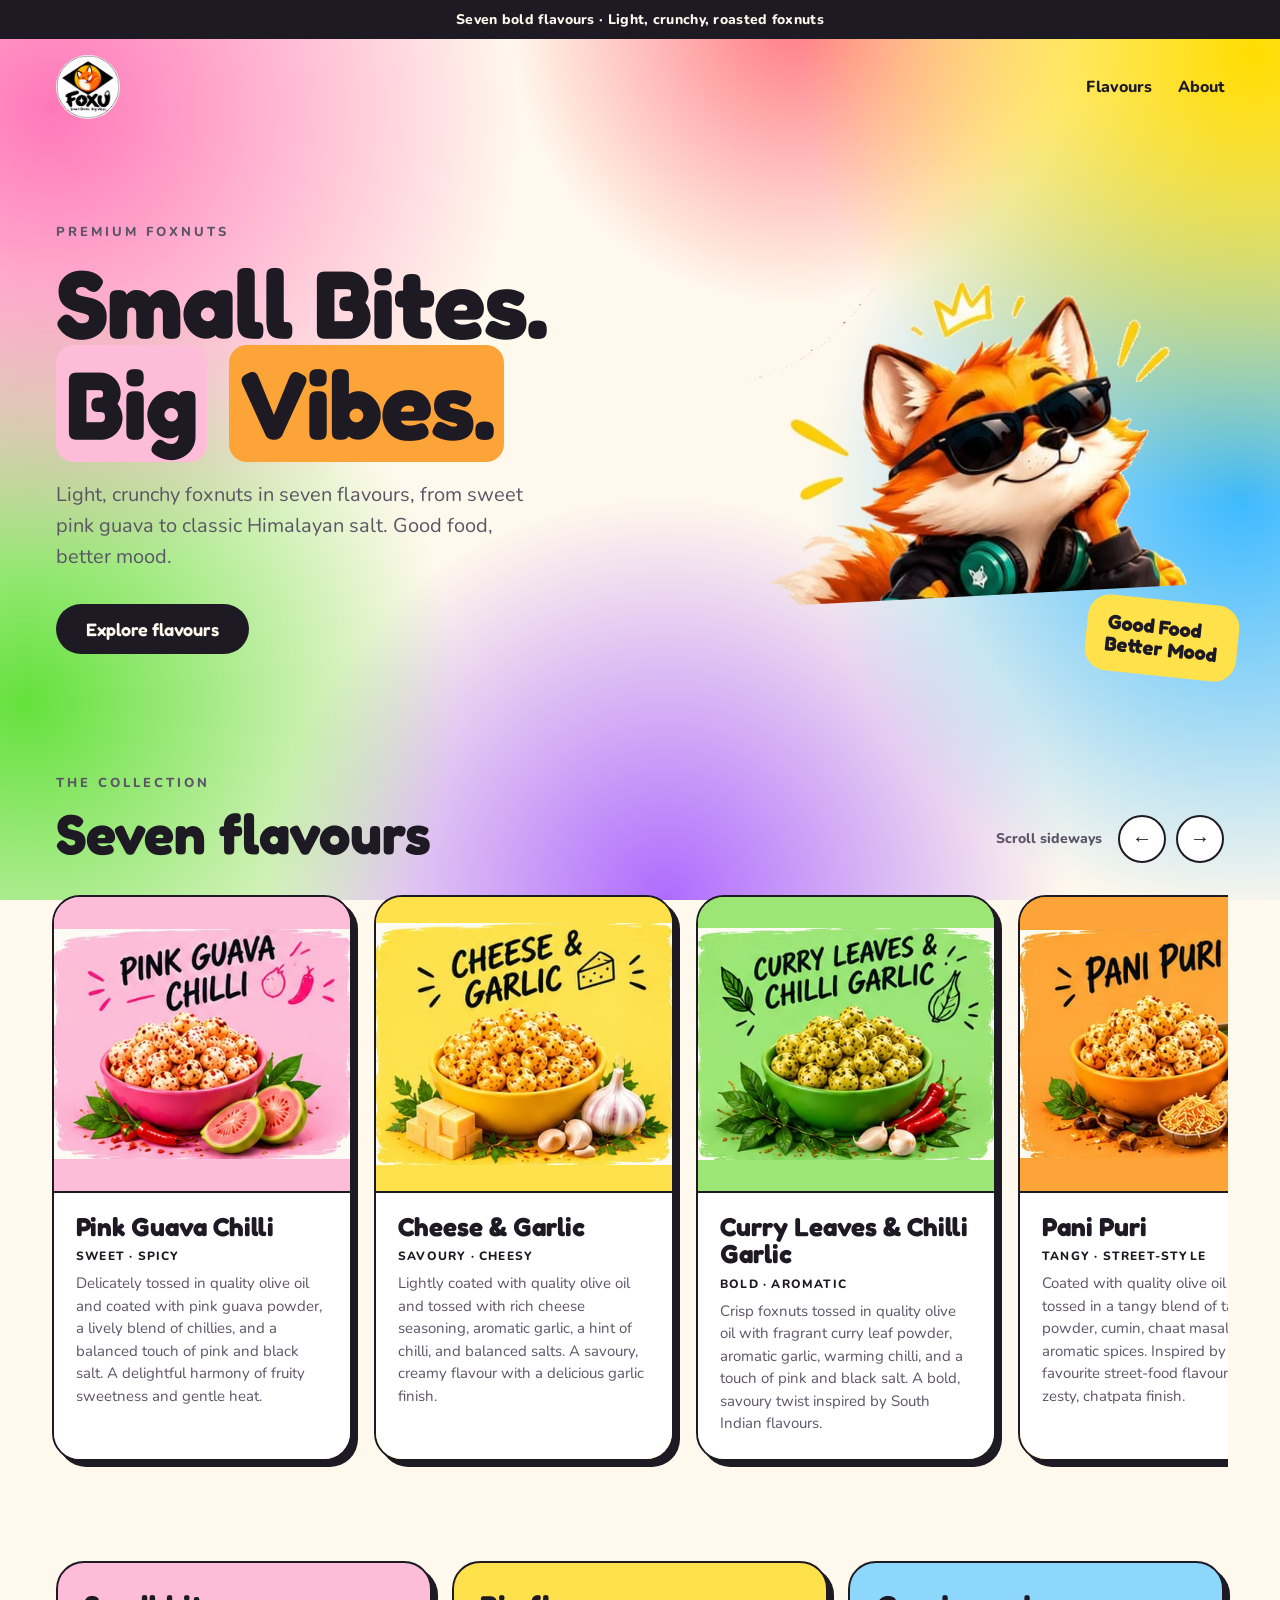
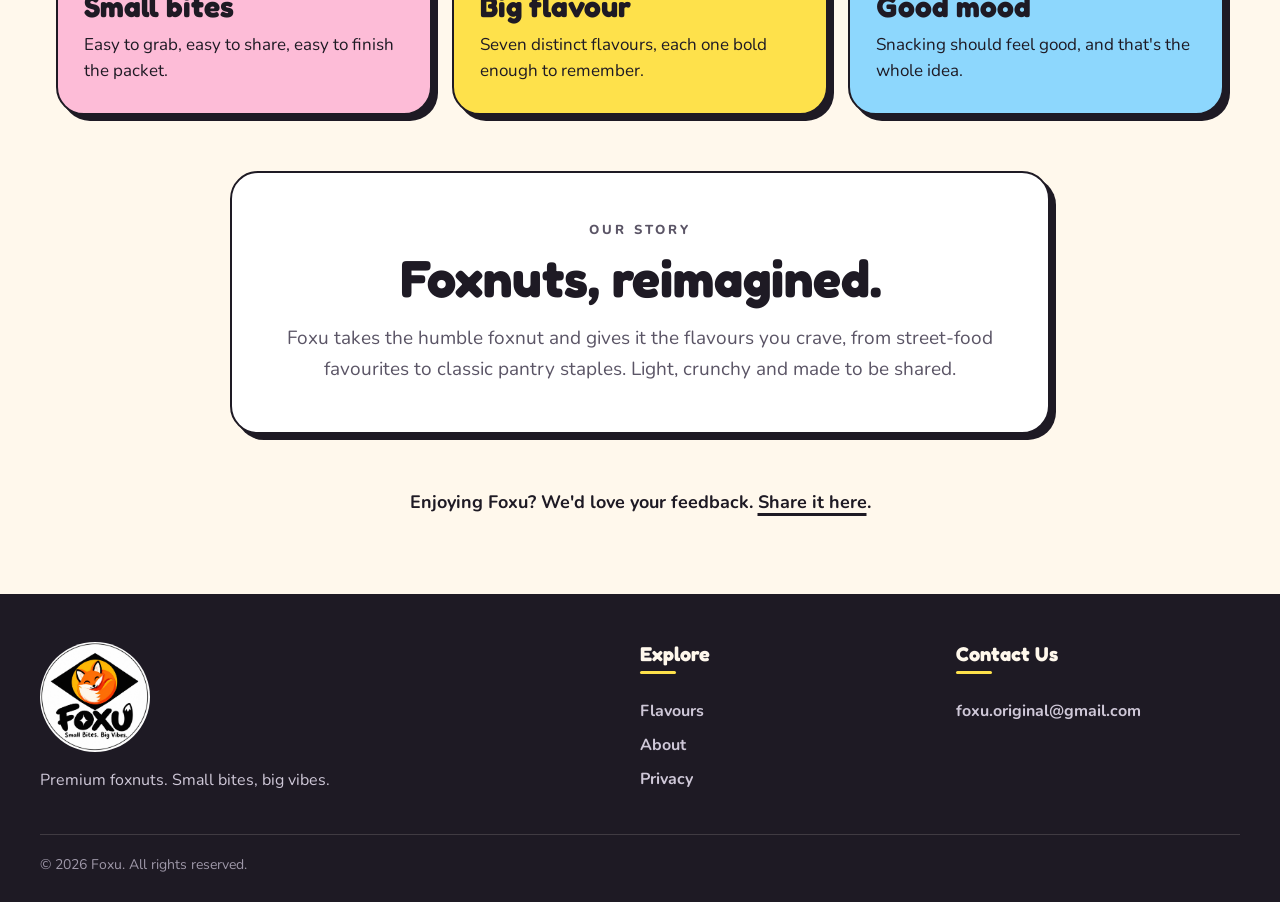
<file: index.html>
<!doctype html>
<html lang="en">
<head>
  <meta charset="utf-8">
  <meta name="viewport" content="width=device-width, initial-scale=1">
  <title>Foxu · Premium Foxnuts</title>
  <meta name="description" content="Foxu premium foxnuts in seven bold flavours. Small bites, big vibes.">
  <link rel="preconnect" href="https://fonts.googleapis.com">
  <link rel="preconnect" href="https://fonts.gstatic.com" crossorigin>
  <link rel="stylesheet" href="https://fonts.googleapis.com/css2?family=Fredoka:wght@500;600;700&family=Nunito:wght@400;700;800&display=swap">
  <link rel="stylesheet" href="styles.css">
</head>
<body>

  <div class="announce">Seven bold flavours · Light, crunchy, roasted foxnuts</div>

  <header class="site-header">
    <a class="brand" href="#top" aria-label="Foxu home">
      <img src="assets/logo.jpg" alt="Foxu logo" class="brand-logo">
    </a>
    <nav class="nav" aria-label="Main">
      <a href="#flavours">Flavours</a>
      <a href="#about">About</a>
    </nav>
  </header>

  <main id="top">

    <section class="hero">
      <div class="hero-copy">
        <p class="eyebrow">Premium Foxnuts</p>
        <h1>Small Bites.<br><span class="hl-pink">Big</span> <span class="hl-orange">Vibes.</span></h1>
        <p class="lede">Light, crunchy foxnuts in seven flavours, from sweet pink guava to classic Himalayan salt. Good food, better mood.</p>
        <a class="btn" href="#flavours">Explore flavours</a>
      </div>
      <div class="hero-art" aria-hidden="true">
        <img src="assets/fox.png?v=3" alt="" class="hero-fox">
        <span class="sticker">Good Food<br>Better Mood</span>
      </div>
    </section>

    <section class="flavours" id="flavours" aria-labelledby="flavours-title">
      <div class="section-head">
        <div>
          <p class="eyebrow">The Collection</p>
          <h2 id="flavours-title">Seven flavours</h2>
        </div>
        <div class="scroll-controls">
          <p class="hint">Scroll sideways</p>
          <button class="arrow" type="button" data-dir="-1" aria-label="Previous flavours">&larr;</button>
          <button class="arrow" type="button" data-dir="1" aria-label="Next flavours">&rarr;</button>
        </div>
      </div>

      <div class="rail" tabindex="0" aria-label="Flavour list, scroll sideways">
        <article class="card" style="--c:#FDBCD7">
          <div class="card-img"><img src="assets/flavours/pink-guava-chilli.png" alt="Pink Guava Chilli foxnuts in a pink bowl with guava slices and chilli" loading="lazy"></div>
          <div class="card-body">
            <h3>Pink Guava Chilli</h3>
            <p class="tags">Sweet · Spicy</p>
            <p>Delicately tossed in quality olive oil and coated with pink guava powder, a lively blend of chillies, and a balanced touch of pink and black salt. A delightful harmony of fruity sweetness and gentle heat.</p>
          </div>
        </article>

        <article class="card" style="--c:#FEE14B">
          <div class="card-img"><img src="assets/flavours/cheese-and-garlic.png" alt="Cheese and Garlic foxnuts in a yellow bowl with cheese cubes and garlic" loading="lazy"></div>
          <div class="card-body">
            <h3>Cheese &amp; Garlic</h3>
            <p class="tags">Savoury · Cheesy</p>
            <p>Lightly coated with quality olive oil and tossed with rich cheese seasoning, aromatic garlic, a hint of chilli, and balanced salts. A savoury, creamy flavour with a delicious garlic finish.</p>
          </div>
        </article>

        <article class="card" style="--c:#9DE575">
          <div class="card-img"><img src="assets/flavours/curry-leaves-chilli-garlic.png" alt="Curry Leaves and Chilli Garlic foxnuts in a green bowl with curry leaves and chillies" loading="lazy"></div>
          <div class="card-body">
            <h3>Curry Leaves &amp; Chilli Garlic</h3>
            <p class="tags">Bold · Aromatic</p>
            <p>Crisp foxnuts tossed in quality olive oil with fragrant curry leaf powder, aromatic garlic, warming chilli, and a touch of pink and black salt. A bold, savoury twist inspired by South Indian flavours.</p>
          </div>
        </article>

        <article class="card" style="--c:#FCA437">
          <div class="card-img"><img src="assets/flavours/pani-puri.png" alt="Pani Puri foxnuts in an orange bowl with chutneys and sev" loading="lazy"></div>
          <div class="card-body">
            <h3>Pani Puri</h3>
            <p class="tags">Tangy · Street-style</p>
            <p>Coated with quality olive oil and tossed in a tangy blend of tamarind powder, cumin, chaat masala, and aromatic spices. Inspired by India’s favourite street-food flavours, with a zesty, chatpata finish.</p>
          </div>
        </article>

        <article class="card" style="--c:#FC3D46">
          <div class="card-img"><img src="assets/flavours/margarita.png" alt="Margarita foxnuts in a red bowl with tomatoes and basil" loading="lazy"></div>
          <div class="card-body">
            <h3>Margarita</h3>
            <p class="tags">Zesty · Herby</p>
            <p>Lightly tossed in quality olive oil and seasoned with tomato, fragrant basil, oregano, chilli flakes, and pizza-inspired spices. A deliciously savoury blend with familiar Italian-inspired notes.</p>
          </div>
        </article>

        <article class="card" style="--c:#8DD7FD">
          <div class="card-img"><img src="assets/flavours/sour-cream-onion.png" alt="Sour Cream and Onion foxnuts in a blue bowl with sour cream and red onion" loading="lazy"></div>
          <div class="card-body">
            <h3>Sour Cream &amp; Onion</h3>
            <p class="tags">Creamy · Tangy</p>
            <p>Gently coated with quality olive oil and tossed in a creamy sour cream and onion seasoning, complemented by delicate chive notes and balanced salts. Smooth, savoury, and satisfyingly classic.</p>
          </div>
        </article>

        <article class="card" style="--c:#CFA7FA">
          <div class="card-img"><img src="assets/flavours/himalayan-salt.jpg" alt="Himalayan Salt foxnuts in a purple bowl with pink salt crystals" loading="lazy"></div>
          <div class="card-body">
            <h3>Himalayan Salt</h3>
            <p class="tags">Mild · Classic</p>
            <p>Simply tossed in quality olive oil and finished with Himalayan pink salt and a touch of black salt. An elegant, understated flavour that lets the natural crunch of premium foxnuts shine.</p>
          </div>
        </article>
      </div>
    </section>

    <section class="values" aria-label="Why Foxu">
      <div class="value" style="--c:#FDBCD7">
        <h3>Small bites</h3>
        <p>Easy to grab, easy to share, easy to finish the packet.</p>
      </div>
      <div class="value" style="--c:#FEE14B">
        <h3>Big flavour</h3>
        <p>Seven distinct flavours, each one bold enough to remember.</p>
      </div>
      <div class="value" style="--c:#8DD7FD">
        <h3>Good mood</h3>
        <p>Snacking should feel good, and that's the whole idea.</p>
      </div>
    </section>

    <section class="about" id="about" aria-labelledby="about-title">
      <p class="eyebrow">Our Story</p>
      <h2 id="about-title">Foxnuts, reimagined.</h2>
      <p>Foxu takes the humble foxnut and gives it the flavours you crave, from street-food favourites to classic pantry staples. Light, crunchy and made to be shared.</p>
    </section>

    <p class="feedback">Enjoying Foxu? We'd love your feedback. <a href="https://forms.gle/ZeZukNVXgKx7FYYM8" target="_blank" rel="noopener">Share it here</a>.</p>

  </main>

  <footer class="site-footer">
    <div class="foot-inner">
      <div class="foot-brand">
        <img src="assets/logo.jpg" alt="Foxu logo" class="brand-logo">
        <p>Premium foxnuts. Small bites, big vibes.</p>
      </div>
      <div class="foot-col">
        <p class="foot-title">Explore</p>
        <a href="#flavours">Flavours</a>
        <a href="#about">About</a>
        <a href="privacy.html">Privacy</a>
      </div>
      <div class="foot-col">
        <p class="foot-title">Contact Us</p>
        <a href="mailto:foxu.original@gmail.com">foxu.original@gmail.com</a>
      </div>
    </div>
    <p class="copy">&copy; 2026 Foxu. All rights reserved.</p>
  </footer>

  <script src="script.js"></script>
  <!-- Cloudflare Web Analytics --><script type='module' src='https://static.cloudflareinsights.com/beacon.min.js' data-cf-beacon='{"token": "193958a3bb264a39aa4a887f254dc2bf"}'></script><!-- End Cloudflare Web Analytics -->
</body>
</html>
</file>
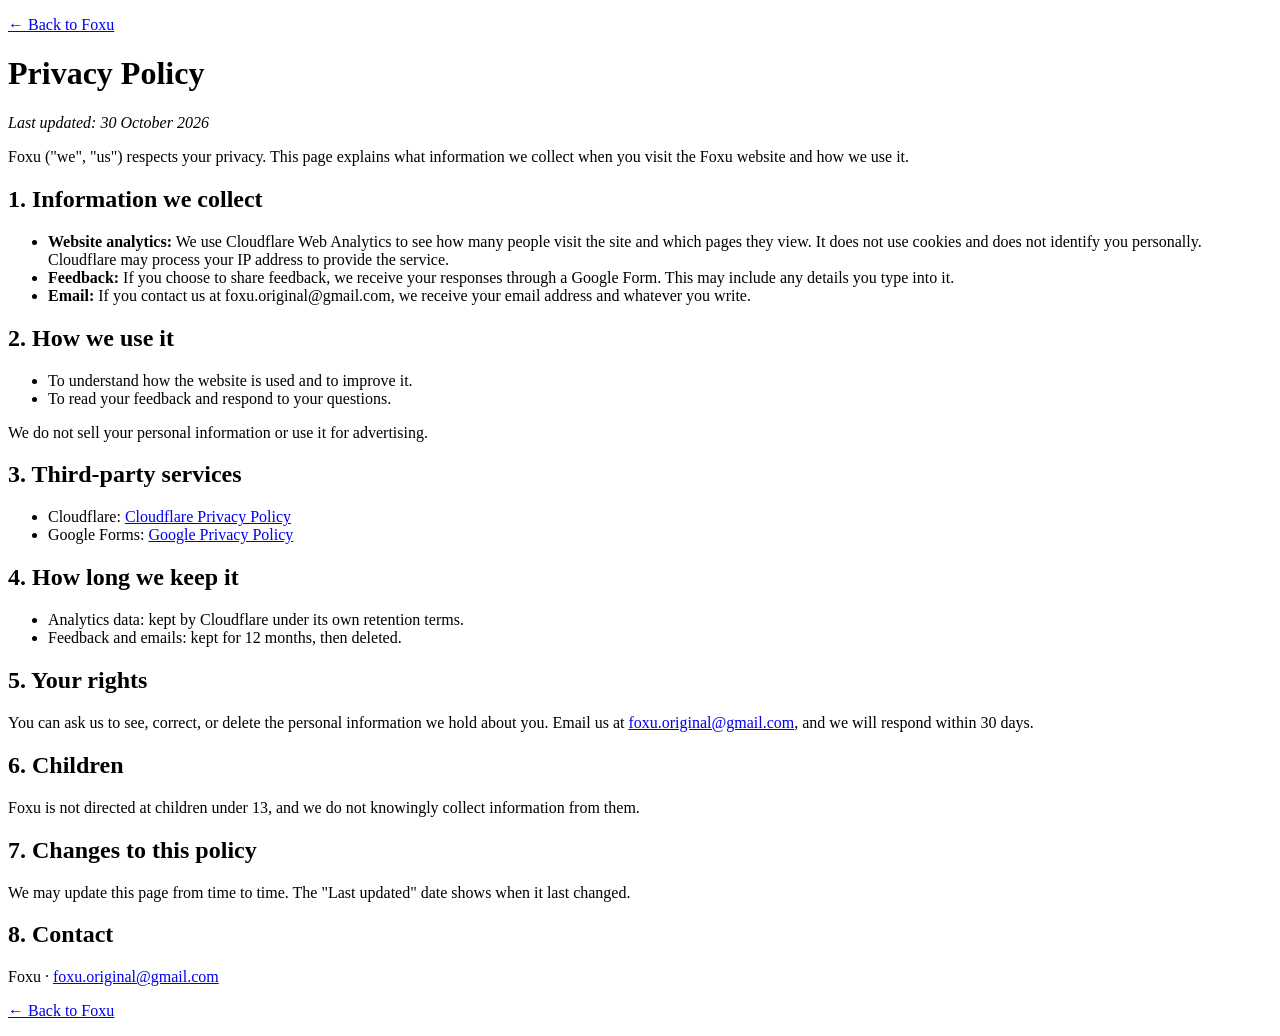
<file: privacy.html>
<!doctype html>
<html lang="en">
<head>
  <meta charset="utf-8">
  <meta name="viewport" content="width=device-width, initial-scale=1">
  <title>Privacy Policy · Foxu</title>
  <meta name="description" content="How Foxu collects, uses and protects your information.">
</head>
<body>

  <p><a href="index.html">&larr; Back to Foxu</a></p>

  <h1>Privacy Policy</h1>
  <p><em>Last updated: 30 October 2026</em></p>

  <p>Foxu ("we", "us") respects your privacy. This page explains what information we collect when you visit the Foxu website and how we use it.</p>

  <h2>1. Information we collect</h2>
  <ul>
    <li><strong>Website analytics:</strong> We use Cloudflare Web Analytics to see how many people visit the site and which pages they view. It does not use cookies and does not identify you personally. Cloudflare may process your IP address to provide the service.</li>
    <li><strong>Feedback:</strong> If you choose to share feedback, we receive your responses through a Google Form. This may include any details you type into it.</li>
    <li><strong>Email:</strong> If you contact us at foxu.original@gmail.com, we receive your email address and whatever you write.</li>
  </ul>

  <h2>2. How we use it</h2>
  <ul>
    <li>To understand how the website is used and to improve it.</li>
    <li>To read your feedback and respond to your questions.</li>
  </ul>
  <p>We do not sell your personal information or use it for advertising.</p>

  <h2>3. Third-party services</h2>
  <ul>
    <li>Cloudflare: <a href="https://www.cloudflare.com/privacypolicy/" target="_blank" rel="noopener">Cloudflare Privacy Policy</a></li>
    <li>Google Forms: <a href="https://policies.google.com/privacy" target="_blank" rel="noopener">Google Privacy Policy</a></li>
  </ul>

  <h2>4. How long we keep it</h2>
  <ul>
    <li>Analytics data: kept by Cloudflare under its own retention terms.</li>
    <li>Feedback and emails: kept for 12 months, then deleted.</li>
  </ul>

  <h2>5. Your rights</h2>
  <p>You can ask us to see, correct, or delete the personal information we hold about you. Email us at <a href="mailto:foxu.original@gmail.com">foxu.original@gmail.com</a>, and we will respond within 30 days.</p>

  <h2>6. Children</h2>
  <p>Foxu is not directed at children under 13, and we do not knowingly collect information from them.</p>

  <h2>7. Changes to this policy</h2>
  <p>We may update this page from time to time. The "Last updated" date shows when it last changed.</p>

  <h2>8. Contact</h2>
  <p>Foxu · <a href="mailto:foxu.original@gmail.com">foxu.original@gmail.com</a></p>

  <p><a href="index.html">&larr; Back to Foxu</a></p>

</body>
</html>
</file>
<file: styles.css>
:root {
  --cream: #FFF8EC;
  --ink: #1E1A24;
  --muted: #5B5566;
  --pink: #FDBCD7;
  --yellow: #FEE14B;
  --green: #9DE575;
  --orange: #FCA437;
  --red: #FC3D46;
  --blue: #8DD7FD;
  --purple: #CFA7FA;
  --radius: 28px;
}

* { box-sizing: border-box; }

html { scroll-behavior: smooth; }

body {
  margin: 0;
  color: var(--ink);
  font-family: 'Nunito', system-ui, sans-serif;
  background-color: var(--cream);
  background-image:
    radial-gradient(circle at 4% 12%, rgba(255, 120, 185, 1) 0, transparent 32%),
    radial-gradient(circle at 98% 6%, rgba(255, 220, 0, 1) 0, transparent 30%),
    radial-gradient(circle at 97% 55%, rgba(60, 185, 255, 1) 0, transparent 32%),
    radial-gradient(circle at 2% 78%, rgba(100, 225, 60, 1) 0, transparent 30%),
    radial-gradient(circle at 52% 100%, rgba(170, 100, 255, 0.95) 0, transparent 36%),
    radial-gradient(circle at 62% 2%, rgba(255, 70, 90, 0.7) 0, transparent 24%);
  background-attachment: fixed;
  overflow-x: hidden;
  -webkit-font-smoothing: antialiased;
}

img { display: block; max-width: 100%; }
a { color: inherit; text-decoration: none; }
h1, h2, h3 { font-family: 'Fredoka', sans-serif; font-weight: 700; margin: 0; line-height: 1.05; }
p { margin: 0; }

.announce {
  background: var(--ink);
  color: var(--cream);
  text-align: center;
  font-weight: 800;
  font-size: 14px;
  letter-spacing: 0.3px;
  padding: 10px 16px;
}

/* Header */
.site-header {
  display: flex;
  align-items: center;
  justify-content: space-between;
  max-width: 1200px;
  margin: 0 auto;
  padding: 16px;
}

.brand { display: flex; align-items: center; gap: 10px; }
.brand-logo { height: 64px; width: auto; border-radius: 50%; }
.brand-word {
  font-family: 'Fredoka', sans-serif;
  font-weight: 700;
  font-size: 34px;
  letter-spacing: -0.5px;
  line-height: 1;
}

.nav { display: flex; gap: 26px; font-weight: 800; font-size: 16px; }
.nav a:hover { text-decoration: underline; text-underline-offset: 6px; text-decoration-thickness: 3px; }

/* Layout */
main { max-width: 1200px; margin: 0 auto; padding-left: 16px; padding-right: 16px; }

.eyebrow {
  font-weight: 800;
  font-size: 13px;
  letter-spacing: 3px;
  text-transform: uppercase;
  color: var(--muted);
  margin-bottom: 12px;
}

.btn {
  display: inline-block;
  background: var(--ink);
  color: var(--cream);
  font-family: 'Fredoka', sans-serif;
  font-weight: 600;
  font-size: 18px;
  padding: 14px 30px;
  border-radius: 999px;
  transition: transform 0.15s ease, background-color 0.2s ease;
}
.btn:hover { transform: translateY(-2px); background: #37313F; }

/* Hero */
.hero {
  display: grid;
  grid-template-columns: 1.1fr 0.9fr;
  align-items: center;
  gap: 32px;
  padding: 48px 0 56px;
}

.hero h1 { font-size: clamp(56px, 8vw, 96px); letter-spacing: -1px; }
.hl-pink, .hl-orange { padding: 0 10px; border-radius: 18px; }
.hl-pink { background: var(--pink); }
.hl-orange { background: var(--orange); }

.lede {
  font-size: 20px;
  line-height: 1.55;
  color: var(--muted);
  margin: 24px 0 32px;
  max-width: 480px;
}

.hero-art {
  position: relative;
  display: grid;
  place-items: center;
  aspect-ratio: 1 / 1;
  overflow: visible;
}
.hero-fox {
  position: relative;
  width: 86%;
  height: auto;
  transform: rotate(-3deg);
}
.sticker {
  position: absolute;
  right: -14px;
  bottom: 18px;
  background: var(--yellow);
  color: var(--ink);
  font-family: 'Fredoka', sans-serif;
  font-weight: 700;
  font-size: 20px;
  line-height: 1.1;
  padding: 16px 20px;
  border-radius: 22px;
  transform: rotate(6deg);
}

/* Flavours rail */
.flavours { padding: 24px 0 56px; }

.section-head {
  display: flex;
  align-items: flex-end;
  justify-content: space-between;
  gap: 16px;
  margin-bottom: 24px;
  flex-wrap: wrap;
}
.section-head h2 { font-size: clamp(40px, 5vw, 56px); }

.scroll-controls { display: flex; align-items: center; gap: 10px; }
.hint { font-weight: 800; font-size: 14px; color: var(--muted); margin-right: 6px; }

.arrow {
  width: 48px;
  height: 48px;
  border-radius: 50%;
  border: 2px solid var(--ink);
  background: #fff;
  color: var(--ink);
  font-size: 20px;
  font-weight: 800;
  cursor: pointer;
  transition: background-color 0.2s ease, color 0.2s ease;
}
.arrow:hover { background: var(--ink); color: var(--cream); }
.arrow:focus-visible, .rail:focus-visible { outline: 3px solid var(--ink); outline-offset: 4px; }

.rail {
  display: flex;
  gap: 22px;
  overflow-x: auto;
  scroll-snap-type: x mandatory;
  overscroll-behavior-x: contain;
  -webkit-overflow-scrolling: touch;
  scrollbar-width: thin;
  scrollbar-color: var(--ink) transparent;
  padding: 8px 4px 28px;
  margin: 0 -4px;
  cursor: grab;
  user-select: none;
}
.rail.dragging { cursor: grabbing; scroll-snap-type: none; }
.rail.dragging .card { pointer-events: none; }

.card {
  flex: 0 0 300px;
  scroll-snap-align: start;
  background: var(--c);
  border: 2px solid var(--ink);
  border-radius: var(--radius);
  overflow: hidden;
  display: flex;
  flex-direction: column;
  transition: transform 0.25s ease, box-shadow 0.25s ease;
  box-shadow: 6px 6px 0 var(--ink);
}
.card:hover { transform: translateY(-4px); box-shadow: 8px 10px 0 var(--ink); }

.card-img {
  aspect-ratio: 1 / 1;
  overflow: hidden;
  background: var(--c);
  border-bottom: 2px solid var(--ink);
}
.card-img img {
  width: 100%;
  height: 100%;
  object-fit: contain;
  pointer-events: none;
}

.card-body {
  background: #fff;
  padding: 20px 22px 24px;
  display: flex;
  flex-direction: column;
  gap: 8px;
  flex: 1;
}
.card-body h3 { font-size: 26px; }
.card-body p:last-child { font-size: 15px; line-height: 1.5; color: var(--muted); }
.tags {
  font-weight: 800;
  font-size: 12px;
  letter-spacing: 1.2px;
  text-transform: uppercase;
  color: var(--ink) !important;
}

/* Values */
.values {
  display: grid;
  grid-template-columns: repeat(auto-fit, minmax(240px, 1fr));
  gap: 20px;
  padding: 16px 0 56px;
}
.value {
  background: var(--c);
  border: 2px solid var(--ink);
  border-radius: var(--radius);
  padding: 28px 26px;
  box-shadow: 6px 6px 0 var(--ink);
}
.value h3 { font-size: 30px; margin-bottom: 10px; }
.value p { font-size: 17px; line-height: 1.55; }

/* About */
.about {
  background: #fff;
  border: 2px solid var(--ink);
  border-radius: var(--radius);
  padding: 48px 32px;
  margin-bottom: 56px;
  text-align: center;
  max-width: 820px;
  margin-left: auto;
  margin-right: auto;
  box-shadow: 6px 6px 0 var(--ink);
}
.about h2 { font-size: clamp(38px, 5vw, 52px); margin-bottom: 18px; }
.about p:last-child { font-size: 19px; line-height: 1.6; color: var(--muted); }

.feedback { text-align: center; font-size: 18px; font-weight: 700; padding-bottom: 56px; }
.feedback a { text-decoration: underline; text-decoration-thickness: 3px; text-underline-offset: 5px; }

/* Footer */
.site-footer {
  background: var(--ink);
  color: var(--cream);
  margin-top: 24px;
  padding: 48px 16px 28px;
}
.foot-inner {
  max-width: 1200px;
  margin: 0 auto;
  display: grid;
  grid-template-columns: 2fr 1fr 1fr;
  gap: 32px;
}
.foot-brand .brand-logo { height: 110px; }
.foot-brand p { color: #CFC8D8; font-size: 16px; line-height: 1.6; margin-top: 16px; max-width: 360px; }
.foot-title {
  font-family: 'Fredoka', sans-serif;
  font-weight: 700;
  font-size: 20px;
  margin-bottom: 14px;
  padding-bottom: 8px;
  position: relative;
}
.foot-title::after {
  content: '';
  position: absolute;
  left: 0;
  bottom: 0;
  width: 36px;
  height: 3px;
  border-radius: 3px;
  background: var(--yellow);
}
.foot-col { display: flex; flex-direction: column; gap: 12px; font-weight: 700; font-size: 16px; }
.foot-col a { color: #CFC8D8; width: fit-content; }
.foot-col a:hover { color: var(--yellow); }
.copy {
  max-width: 1200px;
  margin: 40px auto 0;
  padding-top: 20px;
  border-top: 1px solid rgba(255, 248, 236, 0.15);
  font-size: 14px;
  color: #9E97A8;
}

/* Responsive */
@media (max-width: 860px) {
  .hero { grid-template-columns: 1fr; }
  .hero-art { max-width: 420px; width: 100%; margin: 0 auto; }
  .hint { display: none; }
}

@media (max-width: 600px) {
  .nav { gap: 18px; font-size: 15px; }
  .brand-logo { height: 52px; }
  .foot-brand .brand-logo { height: 90px; }
  .hero { padding-top: 28px; }
  .lede { font-size: 17px; }
  .card { flex-basis: 78vw; }
  .arrow { display: none; }
  .sticker { right: 10px; }
  .foot-inner { grid-template-columns: 1fr 1fr; }
  .foot-brand { grid-column: 1 / -1; }
  .about { padding: 36px 22px; }
}

@media (prefers-reduced-motion: reduce) {
  html { scroll-behavior: auto; }
  * { transition: none !important; }
}
</file>
